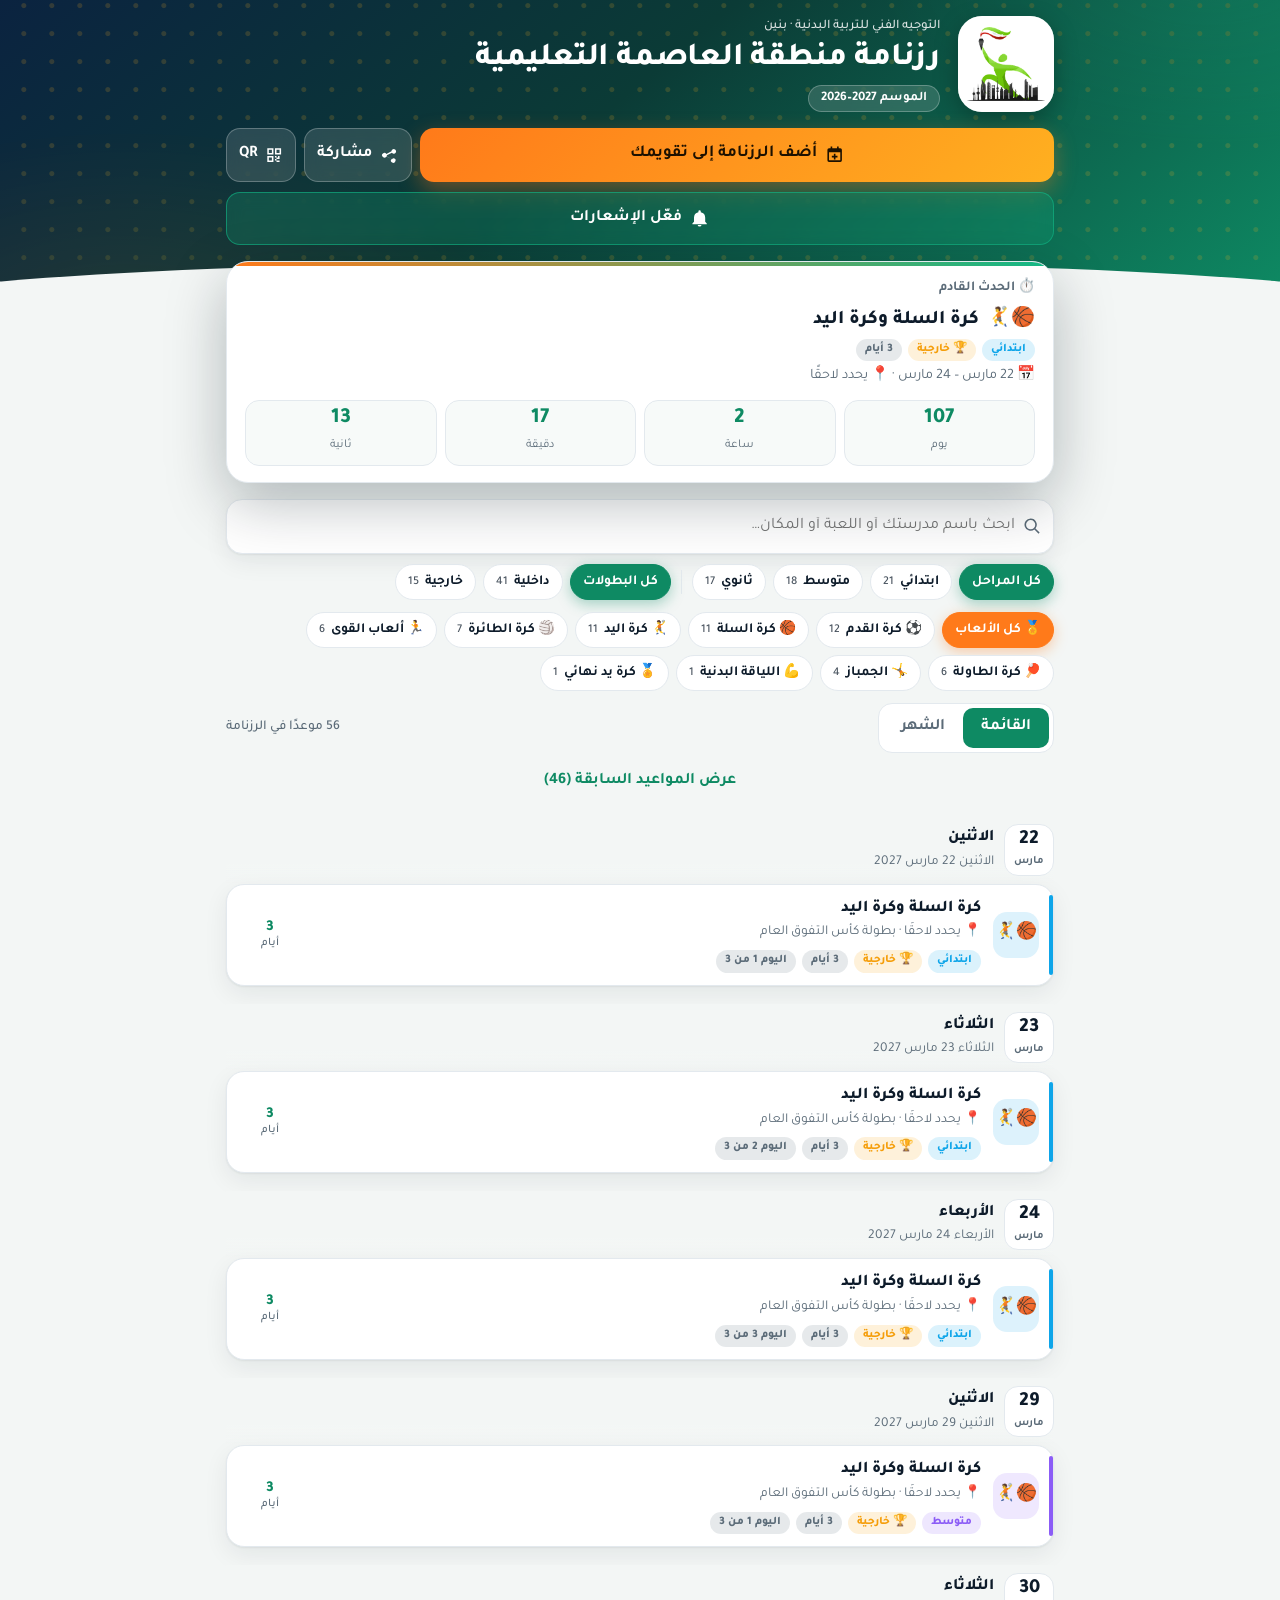
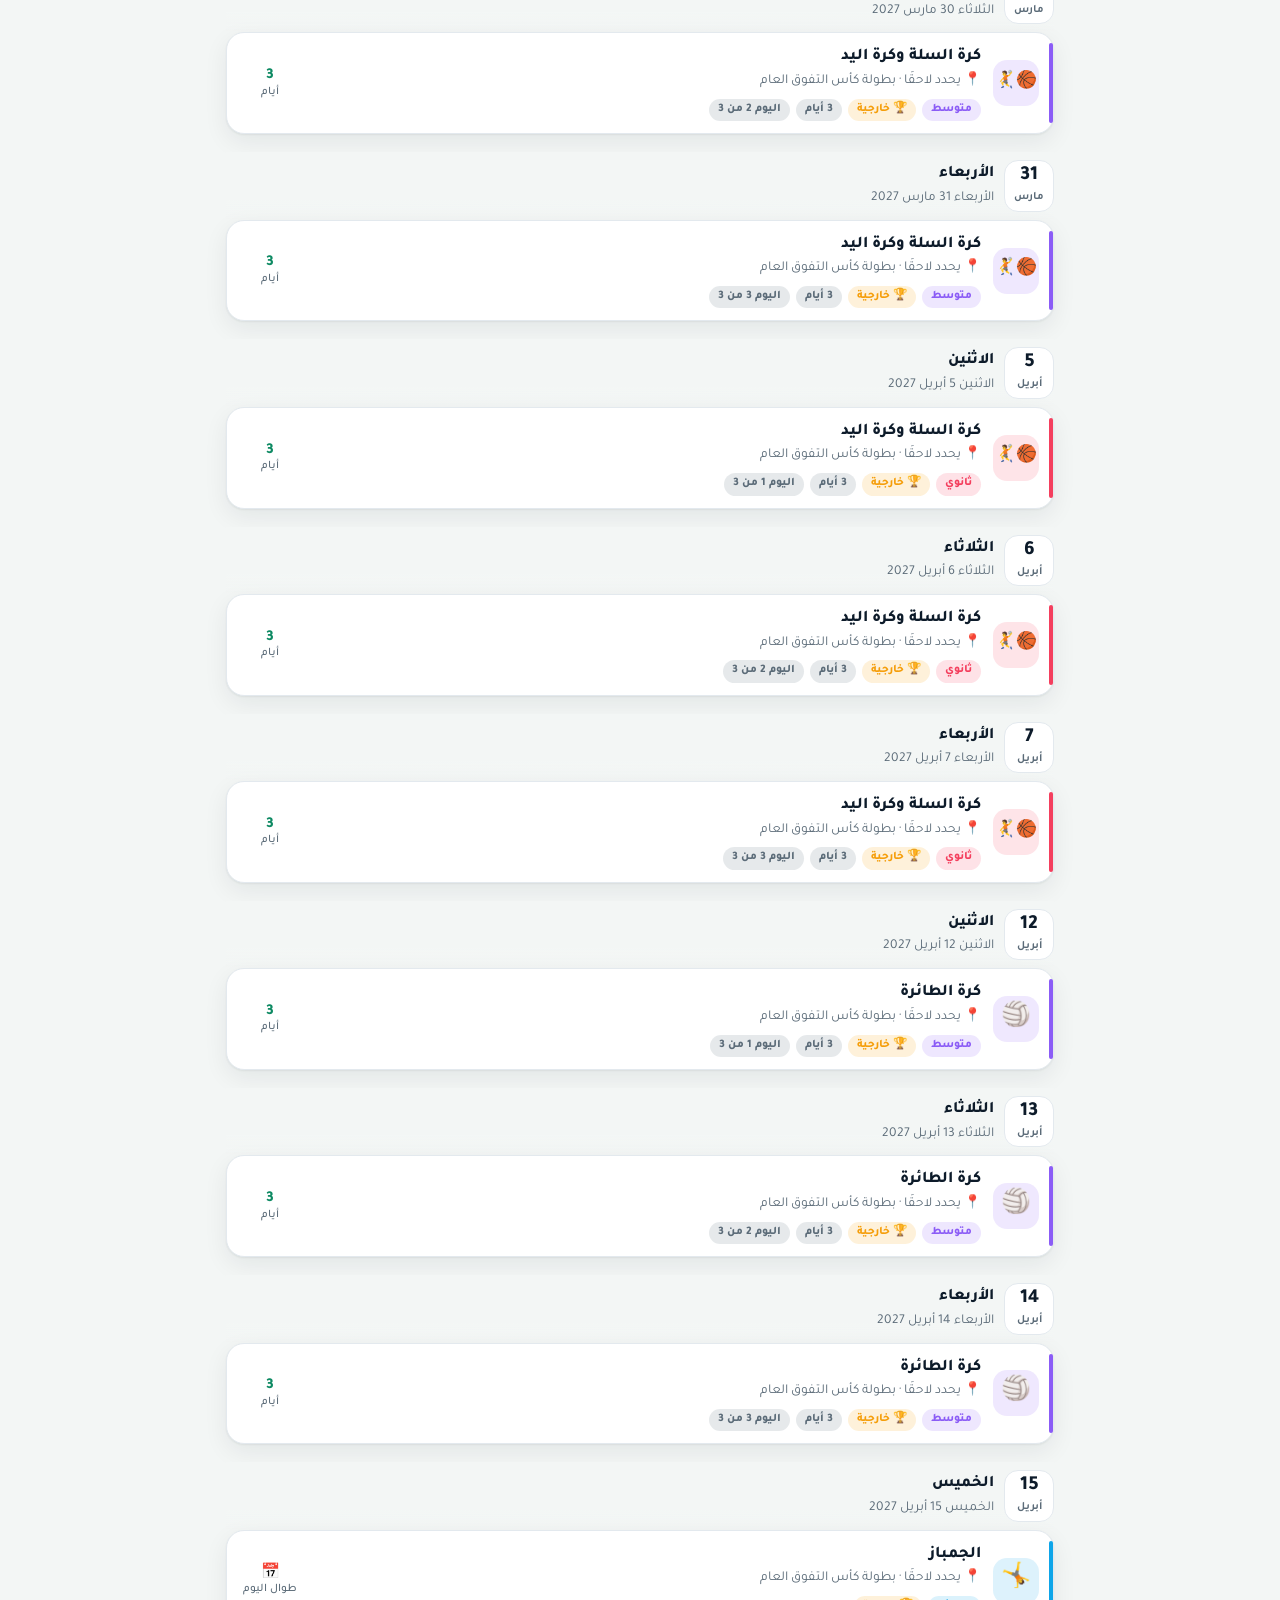
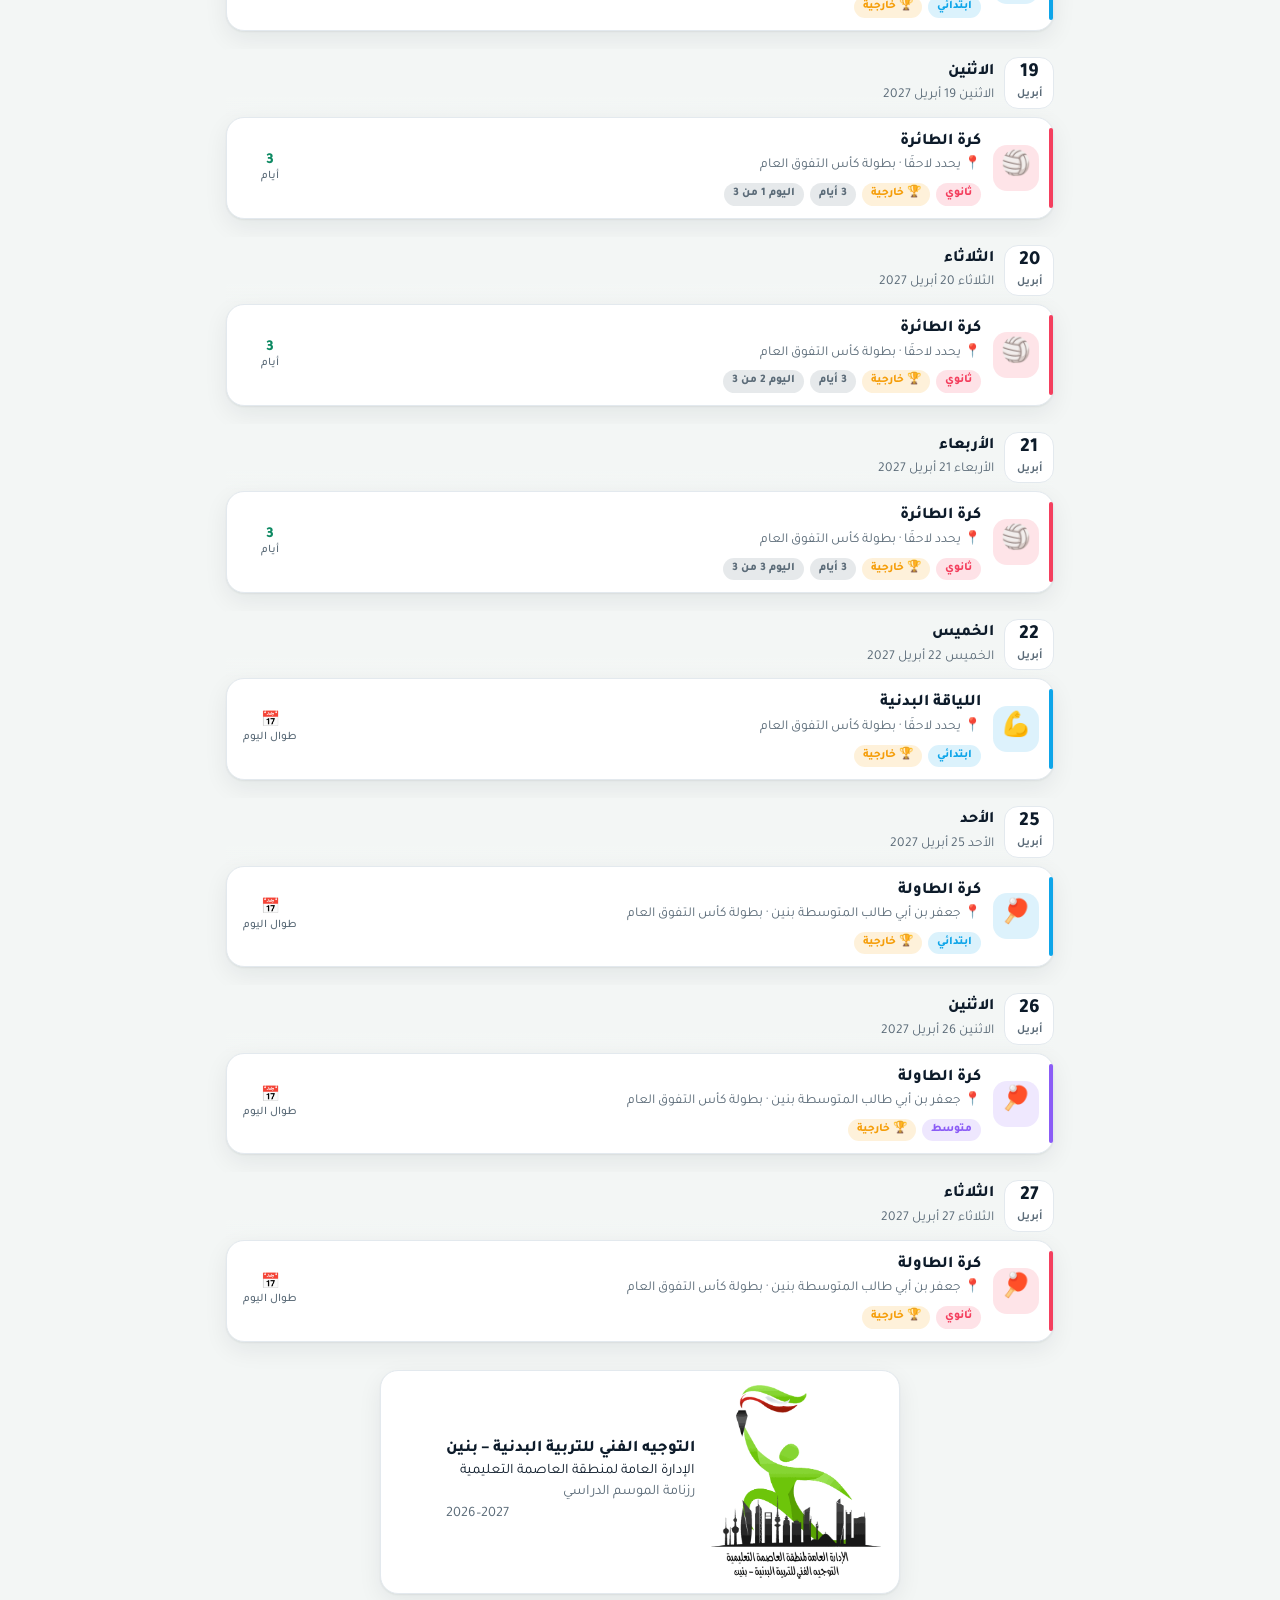
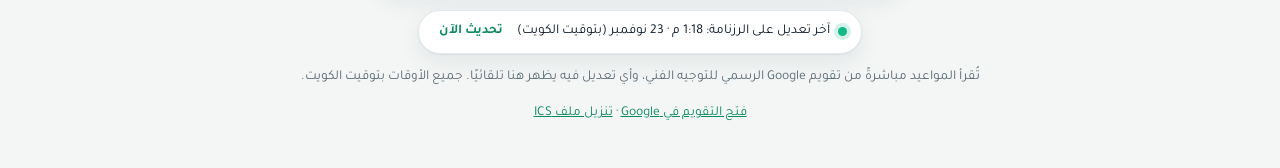
<file: index.html>
<!doctype html>
<html lang="ar" dir="rtl">
<head>
  <meta charset="utf-8">
  <meta name="viewport" content="width=device-width, initial-scale=1, viewport-fit=cover">
  <title>رزنامة التوجيه الفني للتربية البدنية – منطقة العاصمة التعليمية | 2026–2027</title>
  <meta name="description" content="التقويم التفاعلي لبطولات ومواعيد التوجيه الفني للتربية البدنية بمنطقة العاصمة التعليمية (بنين) للموسم 2026–2027 — يتحدّث تلقائيًا.">
  <meta name="theme-color" content="#0b3b36" media="(prefers-color-scheme: light)">
  <meta name="theme-color" content="#07131f" media="(prefers-color-scheme: dark)">
  <meta name="color-scheme" content="light dark">
  <link rel="canonical" href="https://bokashi1.github.io/pe-capital-calendar/">
  <link rel="manifest" href="manifest.webmanifest?v=12">
  <link rel="icon" href="icons/favicon.ico" sizes="any">
  <link rel="icon" href="icons/favicon-32.png" sizes="32x32" type="image/png">
  <link rel="icon" href="icons/favicon-48.png" sizes="48x48" type="image/png">
  <link rel="icon" href="icons/icon-192.png?v=12" sizes="192x192" type="image/png">
  <link rel="apple-touch-icon" sizes="180x180" href="icons/apple-touch-icon.png?v=12">
  <link rel="apple-touch-icon" sizes="167x167" href="icons/apple-touch-icon-167.png?v=12">
  <link rel="apple-touch-icon" sizes="152x152" href="icons/apple-touch-icon-152.png?v=12">
  <meta name="apple-mobile-web-app-capable" content="yes">
  <meta name="mobile-web-app-capable" content="yes">
  <meta name="apple-mobile-web-app-status-bar-style" content="black-translucent">
  <meta name="apple-mobile-web-app-title" content="رزنامة البدنية">

  <!-- Open Graph / WhatsApp -->
  <meta property="og:type" content="website">
  <meta property="og:locale" content="ar_AR">
  <meta property="og:site_name" content="التوجيه الفني للتربية البدنية – العاصمة">
  <meta property="og:title" content="رزنامة التوجيه الفني للتربية البدنية – منطقة العاصمة التعليمية 2026–2027">
  <meta property="og:description" content="مواعيد البطولات الداخلية والخارجية لجميع المراحل — ابحث عن مدرستك وأضف الرزنامة إلى تقويم هاتفك.">
  <meta property="og:url" content="https://bokashi1.github.io/pe-capital-calendar/">
  <meta property="og:image" content="https://bokashi1.github.io/pe-capital-calendar/icons/og-image.jpg">
  <meta property="og:image:type" content="image/jpeg">
  <meta property="og:image:width" content="1200">
  <meta property="og:image:height" content="630">
  <meta property="og:image:alt" content="رزنامة التوجيه الفني للتربية البدنية – منطقة العاصمة التعليمية">
  <meta name="twitter:card" content="summary_large_image">

  <link rel="preconnect" href="https://fonts.googleapis.com">
  <link rel="preconnect" href="https://fonts.gstatic.com" crossorigin>
  <link href="https://fonts.googleapis.com/css2?family=Tajawal:wght@400;500;700;800&display=swap" rel="stylesheet">
  <link rel="stylesheet" href="assets/style.css?v=12">
</head>
<body>
  <header class="hero">
    <div class="hero-bg" aria-hidden="true"></div>
    <div class="wrap hero-inner">
      <div class="brand">
        <div class="brand-badge">
          <picture>
            <img src="assets/img/logo-mark.png" alt="شعار التوجيه الفني للتربية البدنية – بنين، منطقة العاصمة التعليمية" width="251" height="240" decoding="async" fetchpriority="high">
          </picture>
        </div>
        <div>
          <p class="eyebrow">التوجيه الفني للتربية البدنية · بنين</p>
          <h1>رزنامة منطقة العاصمة التعليمية</h1>
          <span class="season">الموسم <span dir="ltr">2026–2027</span></span>
        </div>
      </div>
      <div class="hero-actions">
        <button class="btn btn-primary" id="btnSubscribe" type="button">
          <svg viewBox="0 0 24 24" aria-hidden="true"><path d="M7 2v2H5a2 2 0 0 0-2 2v13a2 2 0 0 0 2 2h14a2 2 0 0 0 2-2V6a2 2 0 0 0-2-2h-2V2h-2v2H9V2zm-2 7h14v10H5zm6 2v2.5H8.5v2H11V18h2v-2.5h2.5v-2H13V11z"/></svg>
          أضف الرزنامة إلى تقويمك
        </button>
        <div class="hero-row">
          <button class="btn btn-glass" id="btnShare" type="button" aria-label="مشاركة رابط الرزنامة">
            <svg viewBox="0 0 24 24" aria-hidden="true"><path d="M18 16a3 3 0 0 0-2.4 1.2l-6.7-3.4a3 3 0 0 0 0-1.6l6.7-3.4A3 3 0 1 0 15 7l-6.7 3.4a3 3 0 1 0 0 3.2L15 17a3 3 0 1 0 3-1z"/></svg>
            <span>مشاركة</span>
          </button>
          <button class="btn btn-glass" id="btnQR" type="button" aria-label="رمز QR للرزنامة">
            <svg viewBox="0 0 24 24" aria-hidden="true"><path d="M3 3h8v8H3zm2 2v4h4V5zm8-2h8v8h-8zm2 2v4h4V5zM3 13h8v8H3zm2 2v4h4v-4zm8-2h2v2h-2zm2 2h2v2h-2zm-2 2h2v2h-2zm4-4h2v4h-2zm0 6h2v2h-2zm-2 0h2v2h-2zm-2 0v-2h2v2z"/></svg>
            <span>QR</span>
          </button>
        </div>
      </div>
      <button class="btn btn-notify" id="btnNotify" type="button" hidden>
        <svg viewBox="0 0 24 24" aria-hidden="true"><path d="M12 22a2.5 2.5 0 0 0 2.45-2h-4.9A2.5 2.5 0 0 0 12 22zm7-6V11a7 7 0 0 0-5.5-6.84V3a1.5 1.5 0 0 0-3 0v1.16A7 7 0 0 0 5 11v5l-2 2v1h18v-1z"/></svg>
        <span id="btnNotifyText">فعّل الإشعارات</span>
      </button>
    </div>
  </header>

  <main class="wrap">
    <section id="nextCard" class="next-card skeleton" aria-live="polite"></section>

    <section class="toolbar" aria-label="البحث والتصفية">
      <div class="search">
        <svg viewBox="0 0 24 24" aria-hidden="true"><path d="M10 2a8 8 0 0 1 6.3 12.9l5.4 5.4-1.4 1.4-5.4-5.4A8 8 0 1 1 10 2zm0 2a6 6 0 1 0 0 12 6 6 0 0 0 0-12z"/></svg>
        <input id="q" type="search" inputmode="search" autocomplete="off" list="schoolsList"
               placeholder="ابحث باسم مدرستك أو اللعبة أو المكان…" aria-label="بحث">
        <button id="qClear" class="icon-btn" type="button" aria-label="مسح البحث" hidden>✕</button>
        <datalist id="schoolsList"></datalist>
      </div>
      <div class="chips-row">
        <div class="chip-group" role="group" aria-label="المرحلة" id="stageChips"></div>
        <span class="chip-sep" aria-hidden="true"></span>
        <div class="chip-group" role="group" aria-label="نوع البطولة" id="typeChips"></div>
      </div>
      <div class="chips-row scroll" role="group" aria-label="اللعبة" id="sportChips"></div>
      <div class="view-bar">
        <div class="seg" role="tablist" aria-label="طريقة العرض">
          <button role="tab" id="tabList" aria-selected="true" type="button">القائمة</button>
          <button role="tab" id="tabMonth" aria-selected="false" type="button">الشهر</button>
        </div>
        <span class="count" id="resultCount"></span>
      </div>
    </section>

    <section id="listView" class="view"></section>
    <section id="monthView" class="view" hidden></section>
  </main>

  <footer class="wrap footer">
    <div class="org-card">
      <picture>
        <img src="assets/img/logo-full.png" alt="شعار التوجيه الفني للتربية البدنية – بنين، الإدارة العامة لمنطقة العاصمة التعليمية" width="520" height="595" loading="lazy" decoding="async">
      </picture>
      <div>
        <b>التوجيه الفني للتربية البدنية – بنين</b>
        <span>الإدارة العامة لمنطقة العاصمة التعليمية</span>
        <span class="muted small">رزنامة الموسم الدراسي <span dir="ltr">2026–2027</span></span>
      </div>
    </div>
    <div class="status" id="status">
      <span class="dot" id="statusDot"></span>
      <span id="statusText">جارٍ تحميل المواعيد…</span>
      <button class="link-btn" id="btnRefresh" type="button">تحديث الآن</button>
    </div>
    <p class="muted small">تُقرأ المواعيد مباشرةً من تقويم Google الرسمي للتوجيه الفني، وأي تعديل فيه يظهر هنا تلقائيًا. جميع الأوقات بتوقيت الكويت.</p>
    <p class="muted small"><a id="gcalLink" target="_blank" rel="noopener">فتح التقويم في Google</a> · <a href="data/events.ics" download="pe-capital-calendar.ics">تنزيل ملف ICS</a></p>
  </footer>

  <!-- Sheet (modal) -->
  <div class="sheet-backdrop" id="backdrop" hidden></div>
  <div class="sheet" id="sheet" role="dialog" aria-modal="true" aria-labelledby="sheetTitle" hidden>
    <div class="sheet-handle" aria-hidden="true"></div>
    <button class="icon-btn sheet-close" id="sheetClose" type="button" aria-label="إغلاق">✕</button>
    <div class="sheet-body" id="sheetBody"></div>
  </div>

  <div class="toast" id="toast" role="status" aria-live="polite"></div>

  <noscript><p class="wrap">يتطلب هذا التقويم تفعيل JavaScript.</p></noscript>
  <script src="vendor/qrcode.js"></script>
  <script src="assets/ics.js?v=12"></script>
  <script src="assets/app.js?v=12"></script>
  <script src="assets/push.js?v=12" defer></script>
  <script src="assets/stats-track.js?v=12" defer></script>
</body>
</html>
</file>
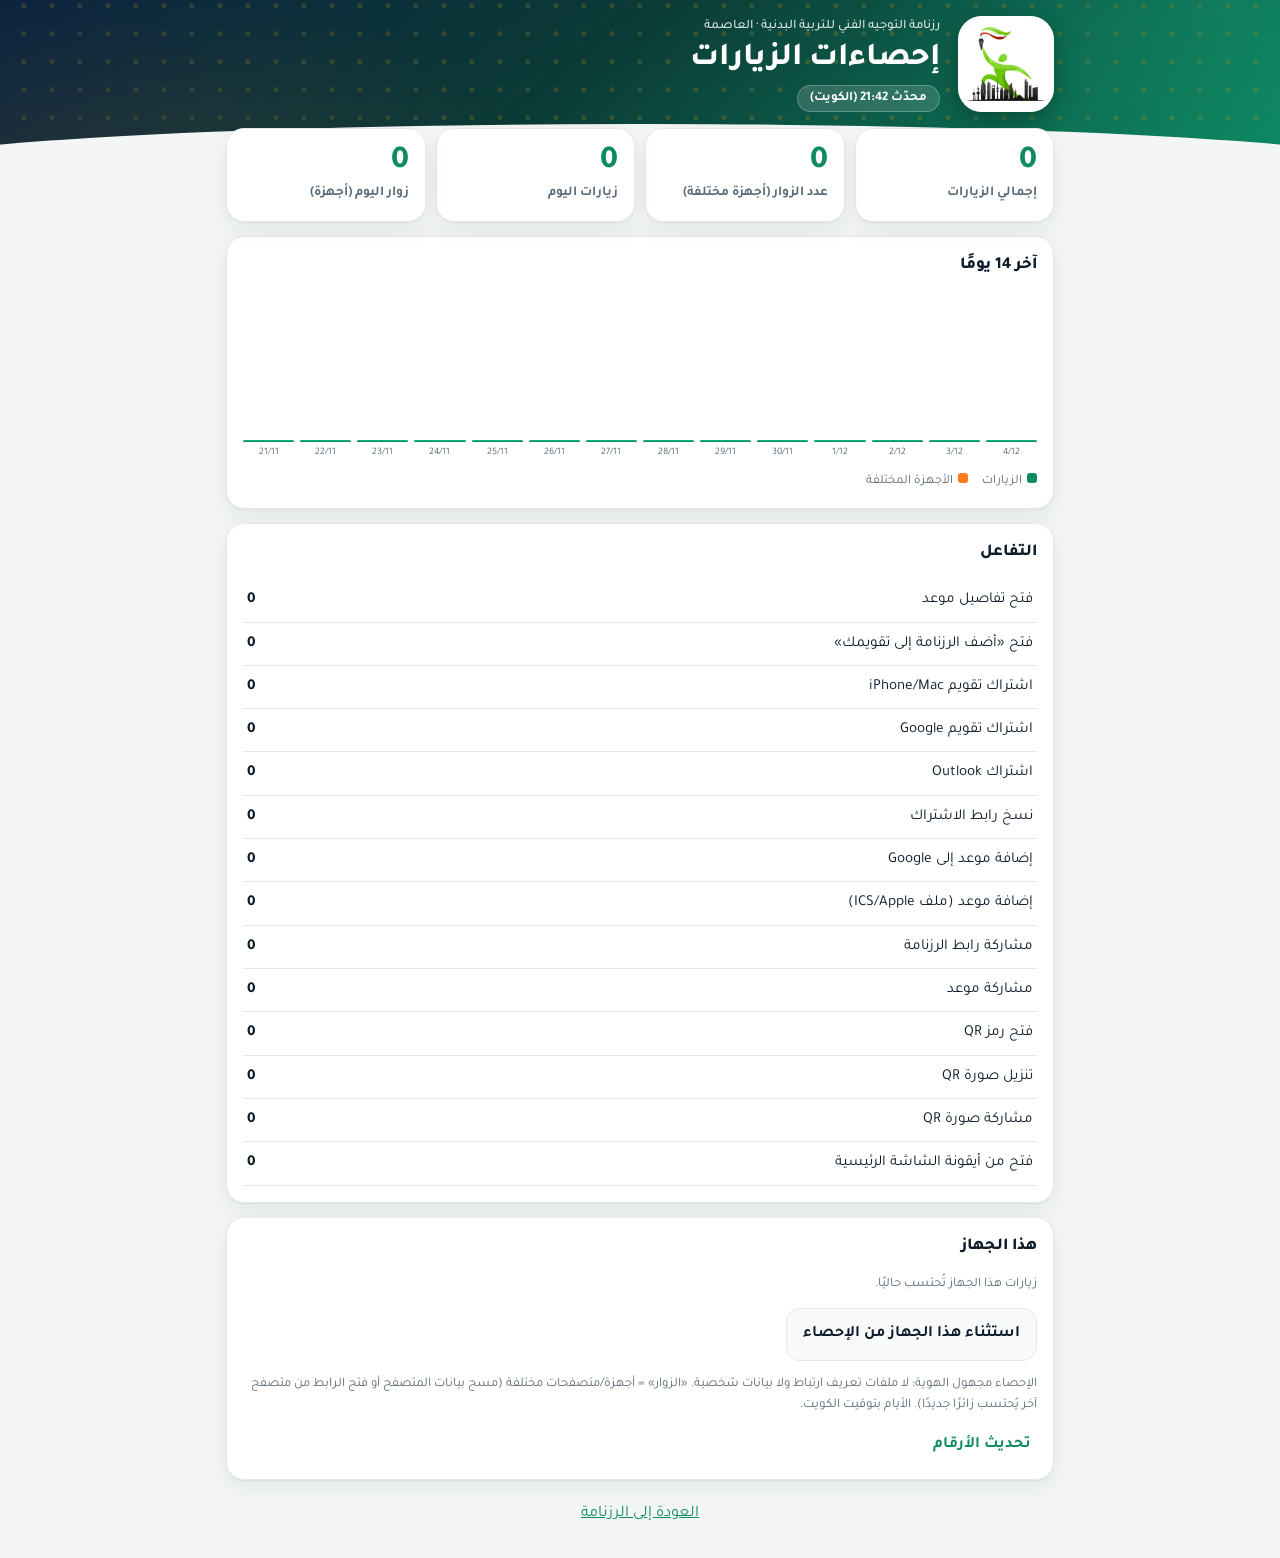
<file: stats.html>
<!doctype html>
<html lang="ar" dir="rtl">
<head>
  <meta charset="utf-8">
  <meta name="viewport" content="width=device-width, initial-scale=1, viewport-fit=cover">
  <meta name="robots" content="noindex, nofollow">
  <title>إحصاءات الزيارات – رزنامة التربية البدنية</title>
  <meta name="theme-color" content="#0b3b36">
  <link rel="icon" href="icons/favicon.ico" sizes="any">
  <link rel="preconnect" href="https://fonts.googleapis.com">
  <link rel="preconnect" href="https://fonts.gstatic.com" crossorigin>
  <link href="https://fonts.googleapis.com/css2?family=Tajawal:wght@400;500;700;800&display=swap" rel="stylesheet">
  <link rel="stylesheet" href="assets/style.css?v=11">
  <style>
    .hero{padding-bottom:56px}
    .kpis{display:grid;grid-template-columns:repeat(2,1fr);gap:10px;margin-top:-40px;position:relative;z-index:2}
    @media (min-width:700px){.kpis{grid-template-columns:repeat(4,1fr)}}
    .kpi{background:var(--surface);border:1px solid var(--line);border-radius:18px;box-shadow:var(--shadow);padding:14px 16px}
    .kpi b{display:block;font-size:2rem;font-weight:800;color:var(--brand);line-height:1.2;font-variant-numeric:tabular-nums}
    .kpi span{color:var(--muted);font-size:.85rem;font-weight:700}
    .panel{background:var(--surface);border:1px solid var(--line);border-radius:18px;box-shadow:var(--shadow);padding:16px;margin-top:14px}
    .panel h2{margin:0 0 12px;font-size:1.05rem;font-weight:800}
    .chart{display:flex;align-items:flex-end;gap:6px;height:170px;direction:ltr}
    .bar{flex:1;display:flex;flex-direction:column;align-items:center;justify-content:flex-end;height:100%;min-width:0}
    .bar i{display:block;width:100%;border-radius:8px 8px 3px 3px;background:linear-gradient(180deg,var(--brand-2),var(--brand));min-height:2px;position:relative}
    .bar i u{position:absolute;inset:auto 0 0 0;background:var(--accent);opacity:.85;border-radius:3px;text-decoration:none}
    .bar small{font-size:.62rem;color:var(--muted);margin-top:4px;white-space:nowrap}
    .bar em{font-style:normal;font-size:.7rem;font-weight:800;margin-bottom:3px}
    .legend2{display:flex;gap:14px;font-size:.8rem;color:var(--muted);margin-top:10px}
    .legend2 span::before{content:"";display:inline-block;width:10px;height:10px;border-radius:3px;margin-inline-end:5px;background:var(--c)}
    table{width:100%;border-collapse:collapse;font-size:.95rem}
    td{padding:9px 4px;border-bottom:1px solid var(--line)} td:last-child{text-align:left;font-weight:800;font-variant-numeric:tabular-nums}
    .note{font-size:.82rem;color:var(--muted)}
  </style>
</head>
<body>
  <header class="hero">
    <div class="hero-bg" aria-hidden="true"></div>
    <div class="wrap hero-inner">
      <div class="brand">
        <div class="brand-badge"><img src="assets/img/logo-mark.png" alt="" width="251" height="240"></div>
        <div>
          <p class="eyebrow">رزنامة التوجيه الفني للتربية البدنية · العاصمة</p>
          <h1>إحصاءات الزيارات</h1>
          <span class="season" id="updated">جارٍ التحميل…</span>
        </div>
      </div>
    </div>
  </header>
  <main class="wrap">
    <section class="kpis">
      <div class="kpi"><b id="kVisits">—</b><span>إجمالي الزيارات</span></div>
      <div class="kpi"><b id="kVisitors">—</b><span>عدد الزوار (أجهزة مختلفة)</span></div>
      <div class="kpi"><b id="kToday">—</b><span>زيارات اليوم</span></div>
      <div class="kpi"><b id="kTodayU">—</b><span>زوار اليوم (أجهزة)</span></div>
    </section>
    <section class="panel">
      <h2>آخر 14 يومًا</h2>
      <div class="chart" id="chart"></div>
      <div class="legend2"><span style="--c:var(--brand)">الزيارات</span><span style="--c:var(--accent)">الأجهزة المختلفة</span></div>
    </section>
    <section class="panel">
      <h2>التفاعل</h2>
      <table id="acts"></table>
    </section>
    <section class="panel">
      <h2>هذا الجهاز</h2>
      <p class="note" id="trackState"></p>
      <button class="btn btn-soft" id="toggleTrack" type="button"></button>
      <p class="note">الإحصاء مجهول الهوية: لا ملفات تعريف ارتباط ولا بيانات شخصية. «الزوار» = أجهزة/متصفحات مختلفة (مسح بيانات المتصفح أو فتح الرابط من متصفح آخر يُحتسب زائرًا جديدًا). الأيام بتوقيت الكويت.</p>
      <button class="link-btn" id="reload" type="button">تحديث الأرقام</button>
    </section>
  </main>
  <footer class="wrap footer"><a href="./">العودة إلى الرزنامة</a></footer>
<script>
(function () {
  var NS = 'https://abacus.jasoncameron.dev/get/pecal-bokashi1-x7k2/';
  var ACTIONS = [
    ['event-open', 'فتح تفاصيل موعد'], ['subscribe-open', 'فتح «أضف الرزنامة إلى تقويمك»'],
    ['subscribe-apple', 'اشتراك تقويم iPhone/Mac'], ['subscribe-google', 'اشتراك تقويم Google'],
    ['subscribe-outlook', 'اشتراك Outlook'], ['subscribe-copy', 'نسخ رابط الاشتراك'],
    ['event-add-google', 'إضافة موعد إلى Google'], ['event-add-ics', 'إضافة موعد (ملف ICS/Apple)'],
    ['share', 'مشاركة رابط الرزنامة'], ['event-share', 'مشاركة موعد'],
    ['qr-open', 'فتح رمز QR'], ['qr-download', 'تنزيل صورة QR'], ['qr-share', 'مشاركة صورة QR'],
    ['open-homescreen', 'فتح من أيقونة الشاشة الرئيسية']
  ];
  var MONTHS = ['يناير','فبراير','مارس','أبريل','مايو','يونيو','يوليو','أغسطس','سبتمبر','أكتوبر','نوفمبر','ديسمبر'];
  function $(id) { return document.getElementById(id); }
  function get(key) {
    return fetch(NS + encodeURIComponent(key) + '?t=' + Date.now(), { cache: 'no-store' })
      .then(function (r) { return r.json(); }).then(function (j) { return +j.value || 0; }).catch(function () { return 0; });
  }
  function pool(keys, n) {
    var out = {}, i = 0;
    function worker() { if (i >= keys.length) return Promise.resolve(); var k = keys[i++]; return get(k).then(function (v) { out[k] = v; return worker(); }); }
    var ws = []; for (var w = 0; w < n; w++) ws.push(worker());
    return Promise.all(ws).then(function () { return out; });
  }
  function kwDate(offsetDays) { return new Date(Date.now() + 3 * 3600000 - offsetDays * 864e5); }
  function key(d) { return d.toISOString().slice(0, 10).replace(/-/g, ''); }
  function fmt(n) { return Number(n).toLocaleString('en-US'); }
  function load() {
    $('updated').textContent = 'جارٍ التحميل…';
    var days = []; for (var i = 13; i >= 0; i--) days.push(kwDate(i));
    var keys = ['visits', 'visitors'];
    days.forEach(function (d) { keys.push('day-' + key(d), 'dayu-' + key(d)); });
    ACTIONS.forEach(function (a) { keys.push('act-' + a[0]); });
    pool(keys, 6).then(function (v) {
      var t = key(days[13]);
      $('kVisits').textContent = fmt(v.visits); $('kVisitors').textContent = fmt(v.visitors);
      $('kToday').textContent = fmt(v['day-' + t]); $('kTodayU').textContent = fmt(v['dayu-' + t]);
      var max = 1; days.forEach(function (d) { max = Math.max(max, v['day-' + key(d)]); });
      $('chart').innerHTML = days.map(function (d) {
        var a = v['day-' + key(d)], u = v['dayu-' + key(d)];
        return '<div class="bar" title="' + d.getUTCDate() + ' ' + MONTHS[d.getUTCMonth()] + ': ' + a + ' زيارة، ' + u + ' جهاز">' +
          '<em>' + (a || '') + '</em><i style="height:' + (a / max * 100) + '%"><u style="height:' + (a ? u / a * 100 : 0) + '%"></u></i>' +
          '<small>' + d.getUTCDate() + '/' + (d.getUTCMonth() + 1) + '</small></div>';
      }).join('');
      $('acts').innerHTML = ACTIONS.map(function (a) { return '<tr><td>' + a[1] + '</td><td>' + fmt(v['act-' + a[0]]) + '</td></tr>'; }).join('');
      var n = new Date(Date.now() + 3 * 3600000);
      $('updated').textContent = 'محدّث ' + n.getUTCHours() + ':' + ('0' + n.getUTCMinutes()).slice(-2) + ' (الكويت)';
    });
  }
  function trackUI() {
    var offd = !!localStorage.getItem('pecal.noTrack');
    $('trackState').textContent = offd ? 'زيارات هذا الجهاز لا تُحتسب.' : 'زيارات هذا الجهاز تُحتسب حاليًا.';
    $('toggleTrack').textContent = offd ? 'إعادة احتساب هذا الجهاز' : 'استثناء هذا الجهاز من الإحصاء';
  }
  $('toggleTrack').onclick = function () { if (localStorage.getItem('pecal.noTrack')) localStorage.removeItem('pecal.noTrack'); else localStorage.setItem('pecal.noTrack', '1'); trackUI(); };
  $('reload').onclick = load;
  trackUI(); load();
})();
</script>
</body>
</html>
</file>
<file: assets/style.css>
:root{
  --bg:#f3f6f5; --surface:#ffffff; --surface-2:#f7faf9; --text:#0d1b2a; --muted:#5b6b78; --line:#e3e9ee;
  --brand:#0e8a63; --brand-2:#12b886; --brand-ink:#063d2e; --accent:#ff7a1a; --accent-2:#ffb020;
  --navy:#0b2340; --danger:#e5484d;
  --st-ibt:#0ea5e9; --st-mot:#8b5cf6; --st-than:#f43f5e;
  --t-in:#12b886; --t-out:#f59e0b;
  --radius:18px; --shadow:0 1px 2px rgba(13,27,42,.06),0 8px 24px rgba(13,27,42,.07);
  --shadow-lg:0 20px 60px rgba(4,20,30,.28);
  --font:'Tajawal','Noto Kufi Arabic','Noto Sans Arabic','Segoe UI',Tahoma,system-ui,sans-serif;
  color-scheme:light dark;
}
@media (prefers-color-scheme:dark){
  :root{ --bg:#07131f; --surface:#0f1f2e; --surface-2:#132739; --text:#e8eef3; --muted:#93a4b3; --line:#1f3447;
    --brand:#19c18f; --brand-2:#2ee6a8; --brand-ink:#d7fff0; --shadow:0 1px 2px rgba(0,0,0,.3),0 8px 24px rgba(0,0,0,.25); }
}
*{box-sizing:border-box}
html{-webkit-text-size-adjust:100%;scroll-behavior:smooth}
body{margin:0;font-family:var(--font);background:var(--bg);color:var(--text);line-height:1.6;
  -webkit-font-smoothing:antialiased;-webkit-tap-highlight-color:transparent;padding-bottom:env(safe-area-inset-bottom)}
button,input{font:inherit;color:inherit}
a{color:var(--brand)}
svg{width:1.15em;height:1.15em;fill:currentColor;flex:none}
.wrap{max-width:860px;margin-inline:auto;padding-inline:16px}
.muted{color:var(--muted)} .small{font-size:.85rem}
[hidden]{display:none!important}

/* ---------- hero ---------- */
.hero{position:relative;color:#fff;overflow:hidden;padding:calc(16px + env(safe-area-inset-top)) 0 60px;
  background:linear-gradient(140deg,#0b2340 0%,#0b3b36 45%,#0e8a63 100%)}
.hero-bg{position:absolute;inset:0;opacity:.18;pointer-events:none;
  background:
   radial-gradient(circle at 85% 20%,rgba(255,176,32,.9) 0 2px,transparent 3px) 0 0/28px 28px,
   radial-gradient(600px 300px at 10% 110%,rgba(255,122,26,.55),transparent 70%),
   radial-gradient(500px 260px at 95% -10%,rgba(46,230,168,.6),transparent 70%)}
.hero::after{content:"";position:absolute;inset:auto -10% -2px -10%;height:46px;background:var(--bg);
  border-radius:50% 50% 0 0/100% 100% 0 0}
.hero-inner{position:relative;z-index:1}
.brand{display:flex;gap:14px;align-items:center}
.brand-badge{flex:none;width:76px;height:76px;border-radius:20px;background:#fff;padding:7px;display:grid;place-items:center;
  box-shadow:0 8px 24px rgba(0,0,0,.28),inset 0 0 0 1px rgba(255,255,255,.6)}
.brand-badge img{width:100%;height:100%;object-fit:contain;display:block}
@media (min-width:640px){.brand-badge{width:96px;height:96px;border-radius:24px;padding:9px}.brand{gap:18px}}
.eyebrow{margin:0;font-size:.82rem;opacity:.85;font-weight:500}
h1{margin:2px 0 6px;font-size:clamp(1.3rem,5.2vw,2rem);font-weight:800;line-height:1.25;letter-spacing:-.2px}
.season{display:inline-block;background:rgba(255,255,255,.14);border:1px solid rgba(255,255,255,.25);
  padding:2px 12px;border-radius:999px;font-size:.82rem;font-weight:700;backdrop-filter:blur(6px)}
.hero-actions{margin-top:16px;display:flex;gap:8px;align-items:stretch}
.hero-actions .btn-primary{flex:1;min-width:0;padding-inline:12px}
.hero-row{display:flex;gap:8px}
.hero-row .btn{padding-inline:12px}
.hero-actions .btn-primary{white-space:nowrap;font-size:clamp(.88rem,3.9vw,1.05rem)}
@media (max-width:440px){.hero-row .btn span{display:none}.hero-row .btn{width:50px;padding:0}.hero-row .btn svg{width:1.35em;height:1.35em}}

.btn{display:inline-flex;align-items:center;justify-content:center;gap:8px;border:0;cursor:pointer;
  padding:13px 16px;border-radius:14px;font-weight:700;font-size:1rem;text-decoration:none;
  transition:transform .15s ease,box-shadow .2s ease,background .2s ease;min-height:48px}
.btn:active{transform:scale(.97)}
.btn-primary{background:linear-gradient(135deg,var(--accent),var(--accent-2));color:#1d1100;
  box-shadow:0 8px 22px rgba(255,122,26,.38)}
.btn-glass{background:rgba(255,255,255,.13);color:#fff;border:1px solid rgba(255,255,255,.25);backdrop-filter:blur(8px)}
.btn-soft{background:var(--surface-2);color:var(--text);border:1px solid var(--line)}
.btn-brand{background:var(--brand);color:#fff}
.btn-block{width:100%}
.icon-btn{border:0;background:transparent;cursor:pointer;width:36px;height:36px;border-radius:50%;
  display:inline-grid;place-items:center;color:var(--muted)}
.icon-btn:hover{background:var(--surface-2)}
.link-btn{border:0;background:none;color:var(--brand);font-weight:700;cursor:pointer;padding:4px 6px}

/* ---------- next event ---------- */
.next-card{position:relative;margin-top:-44px;z-index:2;background:var(--surface);border-radius:22px;
  box-shadow:var(--shadow-lg);padding:16px 18px;min-height:132px;overflow:hidden;cursor:pointer;
  border:1px solid var(--line)}
.next-card::before{content:"";position:absolute;inset:0 0 auto 0;height:4px;background:linear-gradient(90deg,var(--accent),var(--brand-2))}
.next-top{display:flex;justify-content:space-between;align-items:center;gap:8px;font-size:.85rem;color:var(--muted);font-weight:700}
.live-pill{display:inline-flex;gap:6px;align-items:center;color:var(--danger);font-weight:800}
.live-pill i{width:8px;height:8px;border-radius:50%;background:var(--danger);animation:pulse 1.4s infinite}
@keyframes pulse{0%{box-shadow:0 0 0 0 rgba(229,72,77,.6)}100%{box-shadow:0 0 0 10px rgba(229,72,77,0)}}
.next-title{margin:6px 0 2px;font-size:1.2rem;font-weight:800;display:flex;gap:8px;align-items:center}
.next-meta{color:var(--muted);font-size:.9rem}
.countdown{display:grid;grid-template-columns:repeat(4,1fr);gap:8px;margin-top:12px}
.countdown div{background:var(--surface-2);border:1px solid var(--line);border-radius:14px;text-align:center;padding:6px 4px}
.countdown b{display:block;font-size:1.35rem;font-weight:800;font-variant-numeric:tabular-nums;color:var(--brand);line-height:1.2}
.countdown span{font-size:.75rem;color:var(--muted)}

/* ---------- toolbar ---------- */
.toolbar{margin-top:16px;display:grid;gap:8px;min-width:0}
.toolbar>*{min-width:0}
.search{display:flex;align-items:center;gap:8px;background:var(--surface);border:1px solid var(--line);
  border-radius:16px;padding:4px 12px;box-shadow:var(--shadow)}
.search svg{color:var(--muted)}
.search input{flex:1;border:0;outline:0;background:transparent;padding:10px 0;font-size:1rem;min-width:0}
.search:focus-within{border-color:var(--brand);box-shadow:0 0 0 4px color-mix(in srgb,var(--brand) 18%,transparent)}
.chips-row{display:flex;gap:7px;flex-wrap:nowrap;overflow-x:auto;scrollbar-width:none;margin-inline:-16px;padding:2px 16px}
.chips-row::-webkit-scrollbar{display:none}
.chip-group{display:flex;gap:7px;flex:none}
.chip-sep{flex:none;width:1px;background:var(--line);margin:6px 3px}
.chips-row.scroll{flex-wrap:nowrap;overflow-x:auto;scrollbar-width:none;padding-bottom:2px;margin-inline:-16px;padding-inline:16px}
.chips-row.scroll::-webkit-scrollbar{display:none}
.chip{border:1px solid var(--line);background:var(--surface);border-radius:999px;padding:6px 12px;font-size:.86rem;flex:none;
  font-weight:700;cursor:pointer;white-space:nowrap;transition:all .18s ease;display:inline-flex;gap:6px;align-items:center}
.chip[aria-pressed="true"]{background:var(--c,var(--brand));border-color:var(--c,var(--brand));color:#fff;
  box-shadow:0 4px 14px color-mix(in srgb,var(--c,var(--brand)) 35%,transparent)}
.chip .n{font-size:.75rem;opacity:.75;font-weight:500}
.view-bar{display:flex;justify-content:space-between;align-items:center;gap:10px;margin-top:2px}
.seg{display:inline-flex;background:var(--surface);border:1px solid var(--line);border-radius:14px;padding:4px}
.seg button{border:0;background:transparent;padding:7px 18px;border-radius:10px;font-weight:700;cursor:pointer;color:var(--muted)}
.seg button[aria-selected="true"]{background:var(--brand);color:#fff}
.count{font-size:.85rem;color:var(--muted);font-weight:500}

/* ---------- list ---------- */
.view{margin-top:12px;animation:fade .25s ease}
@keyframes fade{from{opacity:0;transform:translateY(6px)}to{opacity:1;transform:none}}
.day{margin:18px 0 6px;position:relative}
.day-head{position:sticky;top:0;z-index:3;display:flex;align-items:center;gap:10px;padding:8px 0;
  background:linear-gradient(var(--bg) 70%,transparent)}
.day-badge{width:50px;flex:none;text-align:center;background:var(--surface);border:1px solid var(--line);border-radius:14px;padding:4px 0;line-height:1.15}
.day-badge b{display:block;font-size:1.25rem;font-weight:800}
.day-badge small{font-size:.7rem;color:var(--muted);font-weight:700}
.day.today .day-badge{background:var(--brand);color:#fff;border-color:var(--brand)}
.day.today .day-badge small{color:#fff;opacity:.9}
.day-title{font-weight:800}
.day-title .rel{display:inline-block;margin-inline-start:6px;font-size:.75rem;padding:1px 8px;border-radius:999px;background:color-mix(in srgb,var(--brand) 15%,transparent);color:var(--brand)}
.cards{display:grid;gap:10px}
.card{position:relative;display:grid;grid-template-columns:auto 1fr auto;gap:12px;align-items:center;text-align:start;
  width:100%;background:var(--surface);border:1px solid var(--line);border-radius:var(--radius);padding:12px 14px;
  box-shadow:var(--shadow);cursor:pointer;transition:transform .15s ease,box-shadow .2s ease}
.card::before{content:"";position:absolute;top:10px;bottom:10px;inset-inline-start:0;width:4px;border-radius:4px;background:var(--sc,var(--brand))}
.card:hover{transform:translateY(-1px)}
.card:active{transform:scale(.985)}
.card.past{opacity:.6}
.sport-ico{width:46px;height:46px;border-radius:14px;display:grid;place-items:center;font-size:1.5rem;
  background:color-mix(in srgb,var(--sc,var(--brand)) 14%,transparent)}
.card-main{min-width:0}
.card-title{font-weight:800;font-size:1.02rem;line-height:1.35}
.card-sub{color:var(--muted);font-size:.85rem;white-space:nowrap;overflow:hidden;text-overflow:ellipsis}
.tags{display:flex;flex-wrap:wrap;gap:6px;margin-top:6px}
.tag{font-size:.72rem;font-weight:800;padding:2px 9px;border-radius:999px;background:color-mix(in srgb,var(--tc) 15%,transparent);color:var(--tc)}
@media (prefers-color-scheme:dark){.tag{color:color-mix(in srgb,var(--tc) 70%,#fff)}}
.card-time{text-align:center;font-weight:800;font-size:.95rem;line-height:1.2;min-width:58px;color:var(--brand)}
.card-time small{display:block;color:var(--muted);font-weight:500;font-size:.72rem}
.match{background:color-mix(in srgb,var(--accent-2) 30%,transparent);border-radius:4px;padding:0 2px}
.empty{text-align:center;padding:40px 16px;color:var(--muted)}
.empty .big{font-size:2.6rem}
.past-toggle{display:flex;justify-content:center;margin:6px 0 4px}

/* ---------- month ---------- */
.month-head{display:flex;justify-content:space-between;align-items:center;margin-bottom:10px}
.month-head h2{margin:0;font-size:1.2rem;font-weight:800}
.grid{display:grid;grid-template-columns:repeat(7,1fr);gap:4px;background:var(--surface);border:1px solid var(--line);
  border-radius:var(--radius);padding:8px;box-shadow:var(--shadow)}
.wd{text-align:center;font-size:.72rem;font-weight:800;color:var(--muted);padding:4px 0}
.cell{aspect-ratio:1/1.05;border:0;border-radius:12px;background:transparent;cursor:pointer;display:flex;flex-direction:column;
  align-items:center;justify-content:flex-start;padding:5px 2px;gap:3px;position:relative;font-weight:700;transition:background .15s}
.cell:hover{background:var(--surface-2)}
.cell.out{opacity:.3}
.cell.weekend .num{color:var(--muted)}
.cell.today .num{background:var(--brand);color:#fff;border-radius:50%;width:28px;height:28px;display:grid;place-items:center}
.cell.sel{background:color-mix(in srgb,var(--brand) 14%,transparent);outline:2px solid var(--brand)}
.cell .num{font-size:.95rem;line-height:28px;height:28px}
.dots{display:flex;flex-wrap:wrap;gap:3px;justify-content:center;max-width:100%}
.dots i{width:7px;height:7px;border-radius:50%;background:var(--sc)}
.dots .more{font-size:.6rem;color:var(--muted);font-style:normal;line-height:7px}
.legend{display:flex;flex-wrap:wrap;gap:12px;font-size:.78rem;color:var(--muted);margin:10px 4px}
.legend span{display:inline-flex;align-items:center;gap:5px}
.legend i{width:9px;height:9px;border-radius:50%;background:var(--sc)}
.day-list-title{margin:16px 0 8px;font-weight:800}

/* ---------- sheet ---------- */
.sheet-backdrop{position:fixed;inset:0;background:rgba(3,12,20,.55);backdrop-filter:blur(2px);z-index:50;animation:fadein .2s}
@keyframes fadein{from{opacity:0}}
.sheet{position:fixed;z-index:51;inset:auto 0 0 0;max-height:92vh;max-height:92dvh;background:var(--surface);
  border-radius:24px 24px 0 0;box-shadow:var(--shadow-lg);display:flex;flex-direction:column;animation:up .28s cubic-bezier(.2,.9,.3,1)}
@keyframes up{from{transform:translateY(100%)}}
@media (min-width:700px){.sheet{inset:50% auto auto 50%;transform:translate(-50%,-50%);width:min(560px,94vw);border-radius:24px;max-height:88vh;animation:pop .22s ease}
  @keyframes pop{from{opacity:0;transform:translate(-50%,-46%)}}}
.sheet-handle{width:44px;height:5px;border-radius:5px;background:var(--line);margin:10px auto 0}
.sheet-close{position:absolute;top:10px;inset-inline-end:10px;background:var(--surface-2)}
.sheet-body{overflow-y:auto;padding:8px 20px calc(22px + env(safe-area-inset-bottom));-webkit-overflow-scrolling:touch}
.sheet h2{margin:10px 0 4px;font-size:1.3rem;font-weight:800;padding-inline-end:36px;line-height:1.35}
.sheet h3{margin:18px 0 8px;font-size:1rem;font-weight:800}
.ev-hero{display:flex;gap:12px;align-items:center;margin-top:6px}
.ev-hero .sport-ico{width:56px;height:56px;font-size:1.8rem}
.info{display:grid;gap:8px;margin-top:14px}
.info-row{display:flex;gap:12px;align-items:flex-start;background:var(--surface-2);border:1px solid var(--line);border-radius:14px;padding:10px 12px}
.info-row .ico{font-size:1.2rem;line-height:1.4}
.info-row b{display:block;font-size:.78rem;color:var(--muted);font-weight:700}
.info-row a{font-weight:700;text-decoration:none}
.schools{list-style:none;margin:0;padding:0;display:grid;gap:6px;counter-reset:s}
.schools li{counter-increment:s;display:flex;gap:10px;align-items:center;padding:8px 10px;border-radius:12px;border:1px solid var(--line)}
.schools li::before{content:counter(s);flex:none;width:26px;height:26px;border-radius:8px;display:grid;place-items:center;font-size:.8rem;font-weight:800;
  background:color-mix(in srgb,var(--sc,var(--brand)) 15%,transparent);color:var(--sc,var(--brand))}
.schools li.hit{border-color:var(--accent);background:color-mix(in srgb,var(--accent-2) 14%,transparent)}
.actions{display:grid;grid-template-columns:1fr 1fr;gap:10px;margin-top:18px}
.actions .wide{grid-column:1/-1}
details.notes{margin-top:14px;border:1px solid var(--line);border-radius:14px;padding:10px 12px;font-size:.88rem;color:var(--muted)}
details.notes summary{cursor:pointer;font-weight:700;color:var(--text)}
details.notes p{margin:6px 0}
.opt{display:flex;gap:12px;align-items:center;width:100%;text-align:start;padding:14px;border-radius:16px;border:1px solid var(--line);
  background:var(--surface-2);cursor:pointer;text-decoration:none;color:var(--text);margin-top:10px}
.opt.rec{border:2px solid var(--brand);background:color-mix(in srgb,var(--brand) 9%,var(--surface))}
.opt .oi{font-size:1.6rem}
.opt b{display:block}
.opt small{color:var(--muted)}
.opt .badge{margin-inline-start:auto;font-size:.7rem;background:var(--brand);color:#fff;border-radius:999px;padding:2px 8px;font-weight:800;white-space:nowrap}
.qr-box{display:grid;place-items:center;margin:12px 0}
.qr-box canvas{width:min(300px,78vw);height:auto;border-radius:18px;box-shadow:var(--shadow)}
.url-box{display:flex;gap:8px;align-items:center;background:var(--surface-2);border:1px solid var(--line);border-radius:12px;padding:8px 10px;
  direction:ltr;font-size:.85rem;overflow:hidden}
.url-box span{flex:1;overflow:hidden;text-overflow:ellipsis;white-space:nowrap}

/* ---------- footer / status ---------- */
.footer{padding-top:22px;padding-bottom:30px;text-align:center}
.org-card{display:flex;align-items:center;gap:16px;text-align:start;background:#fff;color:#0d1b2a;border:1px solid var(--line);
  border-radius:var(--radius);padding:14px 18px;box-shadow:var(--shadow);margin:0 auto 16px;max-width:520px}
.org-card img{width:140px;height:auto;flex:none;display:block}
@media (min-width:640px){.org-card img{width:170px}}
.org-card b{display:block;font-size:1.02rem;font-weight:800;line-height:1.4}
.org-card span{display:block;font-size:.9rem;line-height:1.5}
.org-card .muted{color:#5b6b78}
@media (max-width:360px){.org-card{flex-direction:column;text-align:center}}
.status{display:inline-flex;align-items:center;gap:8px;flex-wrap:wrap;justify-content:center;background:var(--surface);border:1px solid var(--line);
  border-radius:999px;padding:6px 14px;font-size:.85rem;box-shadow:var(--shadow)}
.status .dot{width:9px;height:9px;border-radius:50%;background:#aab}
.status.live .dot{background:#12b886;box-shadow:0 0 0 4px rgba(18,184,134,.18)}
.status.snap .dot{background:#f59e0b}
.status.off .dot{background:#e5484d}
.status.loading .dot{animation:pulse 1.2s infinite;background:#0ea5e9}

.toast{position:fixed;bottom:calc(22px + env(safe-area-inset-bottom));left:50%;transform:translate(-50%,30px);opacity:0;z-index:60;
  background:#0d1b2a;color:#fff;padding:10px 18px;border-radius:999px;font-weight:700;font-size:.9rem;transition:all .25s;pointer-events:none;
  box-shadow:0 10px 30px rgba(0,0,0,.3);max-width:90vw;text-align:center}
.toast.show{opacity:1;transform:translate(-50%,0)}

.skeleton{background:linear-gradient(90deg,var(--surface) 25%,var(--surface-2) 50%,var(--surface) 75%);background-size:200% 100%;animation:sh 1.2s infinite}
@keyframes sh{to{background-position:-200% 0}}
@media (prefers-reduced-motion:reduce){*{animation:none!important;transition:none!important}}

@media (min-width:760px){.chips-row,.chips-row.scroll{flex-wrap:wrap;overflow:visible;margin-inline:0;padding-inline:0}}

/* ---- Push notifications ---- */
.btn-notify{width:100%;margin-top:10px;background:rgba(18,184,134,.22);color:#fff;border:1px solid rgba(18,184,134,.6);backdrop-filter:blur(8px)}
.btn-notify svg{width:1.2em;height:1.2em;fill:currentColor}
.btn-notify.on{background:rgba(255,255,255,.1);border-color:rgba(255,255,255,.25);font-weight:500}
.ios-steps{margin:12px 0;padding:0;list-style:none;counter-reset:s}
.ios-steps li{counter-increment:s;display:flex;gap:10px;align-items:flex-start;padding:10px 0;border-bottom:1px solid var(--line);line-height:1.6}
.ios-steps li::before{content:counter(s);flex:none;width:28px;height:28px;border-radius:50%;background:var(--brand);color:#fff;font-weight:800;display:grid;place-items:center}
.ios-steps .ico{display:inline-block;vertical-align:middle;width:1.2em;height:1.2em;fill:var(--brand)}
</file>
